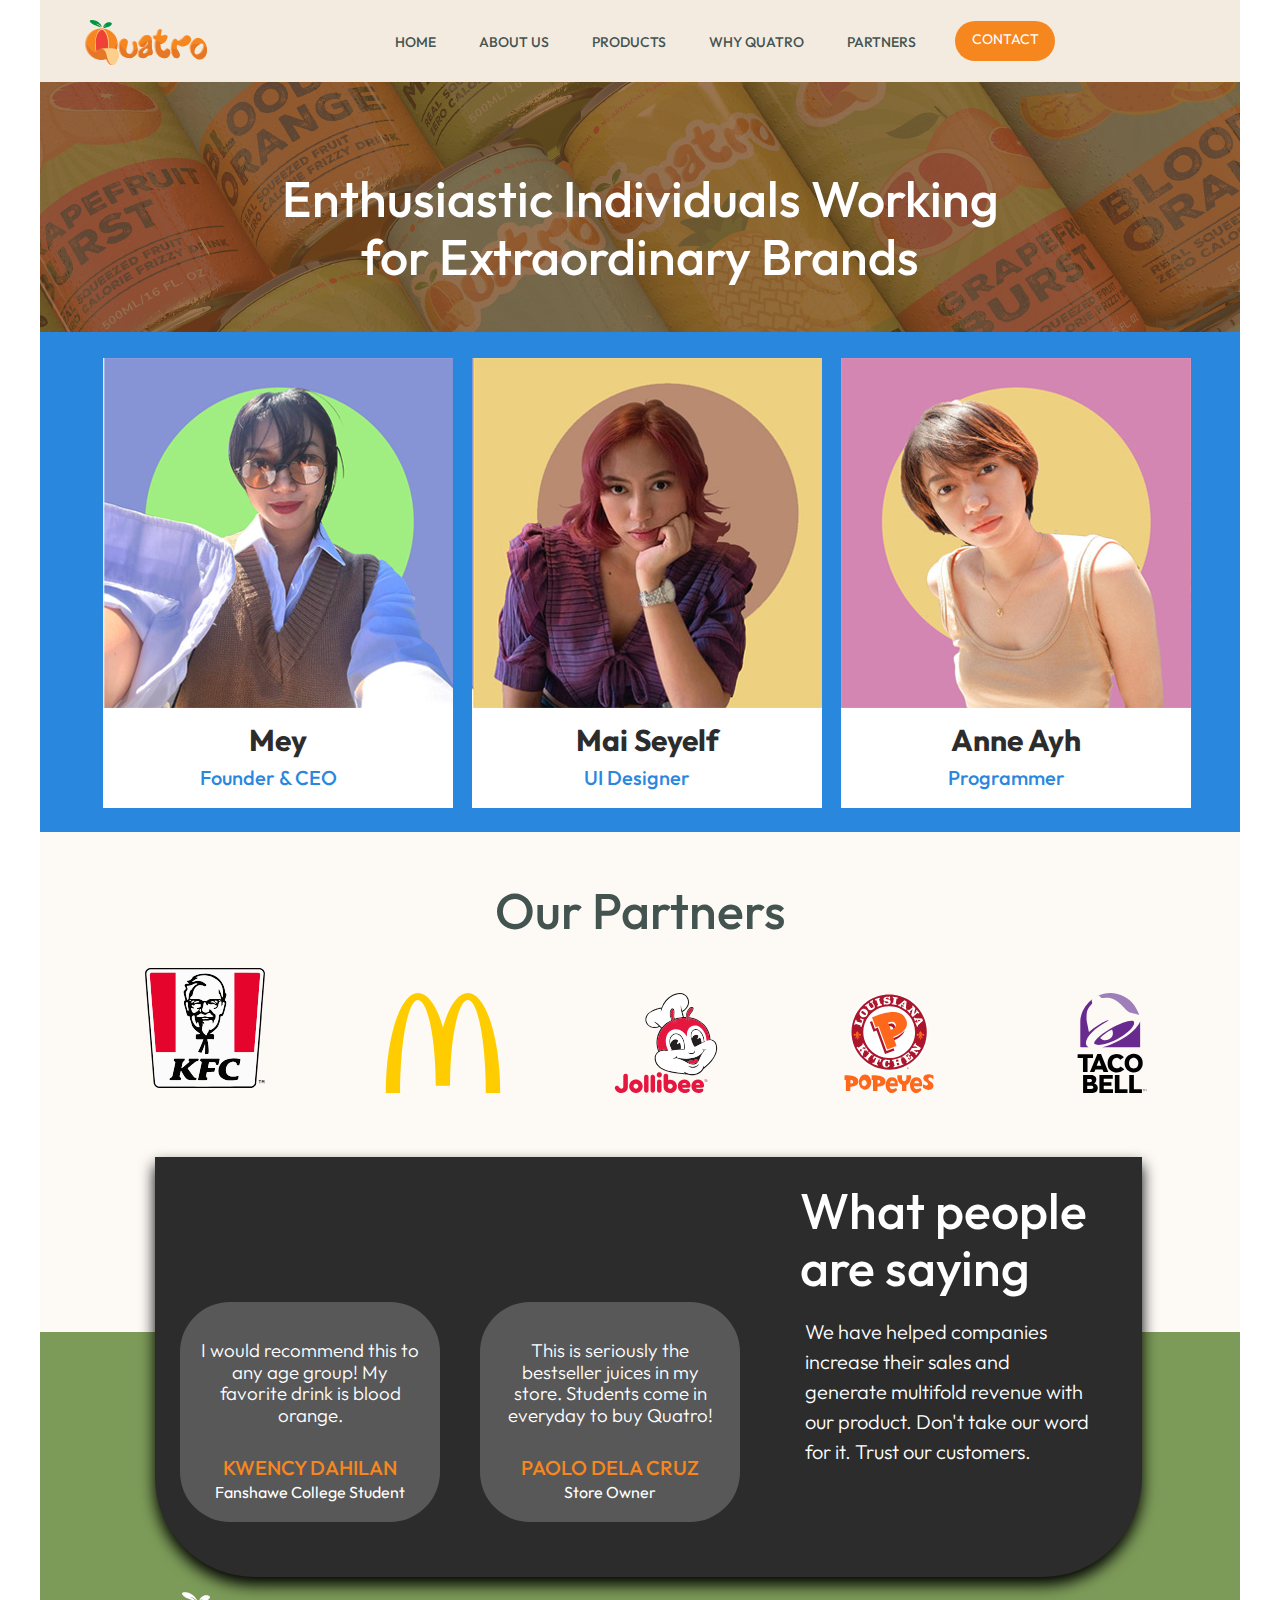
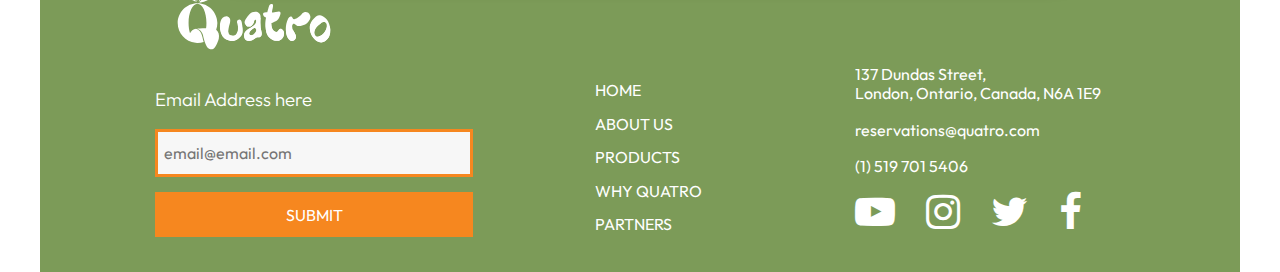
<file: index.html>
<!DOCTYPE html>
<html lang="en">
<head>
<meta charset="UTF-8">
<title>QUATRO</title>
<link rel="preconnect" href="https://fonts.googleapis.com">
<link rel="preconnect" href="https://fonts.gstatic.com" crossorigin>
<link href="https://fonts.googleapis.com/css2?family=Nunito:wght@300;500&display=swap" rel="stylesheet">
<link rel="preconnect" href="https://fonts.googleapis.com">
<link rel="preconnect" href="https://fonts.gstatic.com" crossorigin>
<link href="https://fonts.googleapis.com/css2?family=Outfit:wght@300;500;800&display=swap" rel="stylesheet">
<link rel="stylesheet" href="https://cdnjs.cloudflare.com/ajax/libs/font-awesome/4.7.0/css/font-awesome.min.css">
<link href="css/normalize.css" rel="stylesheet">
<link href="css/main.css" rel="stylesheet">
</head>

<body>
    <h1 class="hidden">Welcome to QUATRO</h1>
	<div id="container">
        <header id="main-header" class="grid-con">
            <a class="hidden" href="#content">Skip to content</a>
            <div id="logo">
                <img src="images/QuatroLogo.svg" alt="Quatro Logo" height="45">
            </div>
    
            <nav id="main-nav">
                <h2 class="hidden">Main Navigation</h2>
                <ul>
                    <li><a href="index.html">HOME</a></li>
                    <li><a href="#">ABOUT US</a></li>
                    <li><a href="#">PRODUCTS</a></li>
                    <li><a href="#">WHY QUATRO</a></li>
                    <li><a href="#">PARTNERS</a></li>
                    
                </ul>
            </nav>
            <a class="contact-now" id="contact-now-top" href="contact.html">CONTACT</a>
        </header>
    <main>
        <section id="hero-contact" class="grid-con">
            <h2>Enthusiastic Individuals Working <br>
                for Extraordinary Brands</h2>
        </section>
        <section id="team-con" class="grid-con">
            <ul class="characters">
                <li>
                    <div class="imageContainer">
                        <a href="#lightbox" data-member="ceo">
                            <div class="sprite" id="ceo"></div>
                            <div class="red_bumper"></div> 
                            <h3>Mey</h3>
                            <h4>Founder & CEO</h4>
                        
                        </a>
                        <div class="socialMedia">
                            <h5 hidden="class">Social Media</h5>
                            <ul>
                                <li><i class="fa fa-linkedin"></i> </li>
                                <li><i class="fa fa-instagram"></i> </li>
                                <li><i class="fa fa-twitter"></i> </li>
                                <li><i class="fa fa-facebook"></i> </li>
                            </ul>  
                        </div> 
                    </div>
                  </li>

                <li>
                    <div class="imageContainer">
                        <a href="#lightbox" data-member="designer">
                            <div class="sprite" id="designer"></div>
                            <div class="red_bumper"></div>
                            <h3>Mai Seyelf</h3>
                            <h4>UI Designer</h4>
                        </a>
                        <div class="socialMedia">
                            <h5 hidden="class">Social Media</h5>
                            <ul>
                                <li><i class="fa fa-linkedin"></i> </li>
                                <li><i class="fa fa-instagram"></i> </li>
                                <li><i class="fa fa-twitter"></i> </li>
                                <li><i class="fa fa-facebook"></i> </li>
                            </ul>  
                        </div> 
                    </div>
               </li>

                <li>
                    <div class="imageContainer">
                        <a href="#lightbox" data-member="programmer">
                            <div class="sprite" id="programmer"></div>
                            <div class="red_bumper"></div>
                            <h3>Anne Ayh</h3>
                            <h4>Programmer</h4>
                        </a>
                        <div class="socialMedia">
                            <h5 hidden="class">Social Media</h5>
                            <ul>
                                <li><i class="fa fa-linkedin"></i> </li>
                                <li><i class="fa fa-instagram"></i> </li>
                                <li><i class="fa fa-twitter"></i> </li>
                                <li><i class="fa fa-facebook"></i> </li>
                            </ul>  
                        </div> 
                    <div>
                </li>
            </ul>
            
        </section>

        <section class="lightbox" id="lightbox">    
    
            <article class="grid-con">
                <h3 class="lb_heading">Hello, I'm Kwency Dahilan</h3>
                <div class="lightbox-right-side">
                <p class="role">
                    The Foundress and CEO of the company.
                </p>
    
                <p class="bio">
                    As the founder and CEO of QUATRO, I recently took on the role of CEO, bringing with me five years of experience in the corporate world. As CEO, my focus is on driving growth and innovation, while maintaining the company's commitment to delivering exceptional service to our clients. I am known for my strategic thinking, my ability to inspire and motivate my team, and my passion for making a positive impact in the world.
                </p>
                    
                <div id="skill"><h4>HOBBIES</h4>  
                    <ul>
                        <li>
                            <p class="skills">
                                #Photography
                            </p>
                        </li>
                        <li>
                            <p class="skills2">
                                #Mentoring
                            </p>
                        </li>
                    </ul>
                </div>
                </div>
            </article>
        </section>

        <section id="ourPartners" class="grid-con">
            <h2>Our Partners</h2>
            <div class="companyLogo">
                <ul>
                    <li>
                        <div>
                            <img src="images/KFC_Logo_2018.svg" alt="KFC Logo" height="120" width="120">
                          </div>
                    </li>

                    <li>
                        <div>
                            <img  src="images/McDonald's-Logo.svg" alt="Mcdo Logo" height="150" width="150" >
                          </div>
                    </li>

                    <li>
                        <div>
                            <img src="images/Jollibee-Logo.svg" alt="Jollibee Logo" height="150" width="150">
                          </div>
                    </li>

                    <li>
                        <div>
                            <img  src="images/Popeyes-Logo.svg" alt="Popeyes Logo" height="150" width="150">
                          </div>
                    </li>

                    <li>
                        <div>
                            <img src="images/Taco_Bell-Logo.wine.svg" alt="Taco Bell Logo" height="150" width="150">
                          </div>
                    </li>
                </ul>
            </div>

            <div id="testimonialsCon">
                <h2 class="hidden">Testimonials</h2>
                
                <div class="content grid-con">

                        <div class="box testimonial1">
                            <h3 class="testimonialSayings">I would recommend this to any age group! My favorite drink is blood orange.</h3>
                            <h4>KWENCY DAHILAN</h4>
                            <p>Fanshawe College Student</p>
                          </div>
                      
                          <div class="box testimonial2">
                            <h3 class="testimonialSayings">This is seriously the bestseller juices in my store. Students come in everyday to buy Quatro!</h3>
                            <h4>PAOLO DELA CRUZ</h4>
                            <p>Store Owner</p>
                          </div>
                          
                          <div class="box testimonialCaption">
                            <h3 id="testimonialH3">What people are saying</h3>
                            <h4 id="testimonialH4">We have helped companies increase their sales and generate multifold revenue with our product. Don't take our word for it. Trust our customers.</h4>
                          </div>
                </div>
                       
            </div>        
        </section>

    </main>
    <footer id="footer-con" class="color-box">
        <!-- 11a. Footer - Social Media Icons -->
        <div class="grid-con" id="footer">
            <h2 class="hidden">Subscription</h2> 
            <div id="footer-logo"> 
                <img src="images/QuatroWhiteFontOnly.svg" alt="Quatro Logo" height="80">
            </div>
            
                <div id="footer-newsletter"> 
                    <h3>Email Address here</h3>
                    <form action="email.php" method="POST" enctype="text/plain">
                    <input name="emailAddress" type="text" required placeholder="email@email.com">
                    <input name="submit" type="submit" value="SUBMIT">
                    </form>
                    
                </div>
                
                <div id="footer-center">
                    
                    <nav id="footer-nav">
                        <h2 class="hidden">Footer Navigation</h2>
                        <ul>
                            <li><a href="index.html">HOME</a></li>
                            <li><a href="menu.html">ABOUT US</a></li>
                            <li><a href="#">PRODUCTS</a></li>
                            <li><a href="#">WHY QUATRO</a></li>
                            <li><a href="#">PARTNERS</a></li>
                            
                        </ul>
                    </nav>
                </div>

                <div id="footer-right">
                    <h2 class="hidden">Company INfo</h2>
                    <p>137 Dundas Street,<br>
                       London, Ontario, Canada, N6A 1E9</p>
                       <br>
                    <p class="emailReservations">reservations@quatro.com</p>
                    <br>
                    <p class="phoneNumber"><span data-descr="&#9743; Call number?">(1) 519 701 5406</span></p>

                    <div id="footer-icons">
                        <ul>
                            <li><i class="fa fa-youtube-play"></i> </li>
                            <li><i class="fa fa-instagram"></i> </li>
                            <li><i class="fa fa-twitter"></i> </li>
                            <li><i class="fa fa-facebook"></i> </li>
                        </ul>  
                    </div>

                </div>
                
        </div>

        
    </footer>
        

    </div> 
    

    <script src="js/team.js"></script>
    <script src="js/main.js"></script>
    
</body>
</html>
</file>
<file: css/main.css>
/*  --- 1. General Styles ---- */

@charset "UTF-8";
/* CSS Document */

a {
    text-decoration: none;
    transition: all .5s ease-in-out;
}

div,p,body,header,footer,article,nav { 
	margin: 0; 
	padding: 0; 
}	

img { 
	border: none; /*Remove border if image is a link*/
	margin: 0; 
	padding: 0; 
}

/*html selectors*/

body {
	font-family: 'Outfit', sans-serif;
	font-size: 16px;
    color: #435350;
}

/* Remove underlines from links */

a {
	text-decoration: none;
}

/*hide elements from browser but show for doc outline*/

.hidden {
	display: none;
}



#container {
	margin: 0 auto;
	width: 1200px;
    background-color: #F3EBE0;
}

/* --- 2. Grid--- */

.grid-con {
	display: grid;
    padding-left: 15px;
    padding-right: 15px;
    grid-template-columns: repeat(12, 70px);
    grid-column-gap: 30px;
    
}

/* ---3. Header--- */

#main-header {
    position: sticky;
    top: 0px;
    height: 82px;
    background-color: #F3EBE0;
	z-index: 999999 !important;
}

#logo {
    margin-top: 20px;
    margin-left: 30px;
    align-items: center;
    grid-column: 1/3;
}

/* ---4. Main Navigation--- */
#main-nav {
    align-self: center;
	grid-column: 4/10;
    /* margin-left: 30px; */
	position: relative;
}

#main-nav ul {
    list-style: none;
    padding: 0;
	
}

#main-nav ul li {
    display: inline;
	padding-left: 40px;
	
}

#main-nav ul li a {
    color: #435350;
	font-size: 14px;
    font-weight: 500;
}

#main-nav ul li a:hover {
    color:  #F6871F;
}

.contact-now {
    padding-top: 10px;
    align-self: center;
    width: 80px;
	height: 20px;
    text-align: center;
    padding: 10px;
    border-radius: 20px;
    background-color: #F6871F;
    color: white;
    font-size: 14px;
    font-weight: 400;   
}

#contact-now-top {
    color: white;
}

#contact-now-top:hover {
    background-color: #F6871F;
    color: #435350;
}

/* ---5. Hero--- */

/* Specific to index page desktop  */
.grid {
	display: grid;    
    grid-template-columns: repeat(12, 70px);
    grid-column-gap: 30px;
}

.hero-image {
    grid-column: 1/-1;
    width: 1200px;
    height: 640px;
    grid-row: 1/4;
}

#tag-line {  
    grid-column: 2/7;
    grid-row: 1/3;
    }

.highlight-orange {
    color: #F6871F;
}

.title-h3 {
    margin-top: 50px;
    margin-bottom: 0;
    font-size: 50px;
    color: #435350;
    font-weight: 500;
}


#tag-line p {
    margin-top: 35px;
    margin-bottom: 0;
    font-size: 16px;
    line-height: 30px;
}

#getStarted {
    width: 200px;
    height: 70px;
    grid-column: 2/4;
    grid-row: 3/3;
    margin-bottom: 120px;
}

#shopOnline { 
    margin-left: 20px;
    width: 200px;
    height: 70px;
    grid-column: 4/7;
    grid-row: 3/3;
    margin-bottom: 120px;
   
}

#getStarted h4 {
    text-align: center;
    font-size: 18px;
    color: white;
}

#shopOnline h4 {
    text-align: center;
    font-size: 18px;
    color: white;
}

.buttonOrange {
    border-radius: 50px;
    background-color: #F6871F;
}

.buttonBrown {
    border-radius: 50px;
    background-color: #B29961;
    border: 2px solid  white;
}

#features-con {
    background-color: #E3F4EE;
    height: 430px;
}

/* Features */

.feature {
    color: #F6871F;
	text-align: center;
    background-color: #E3F4EE;
    border: 3px solid  #F6871F;
    border-radius: 60px;
    width: 260px;
    height: 175px; /* Set the height of the sections */
    grid-column: span 3;
}

#features-con h2 {
    margin-top: 30px;
    grid-column: 1/-1;
    font-size: 50px;
    color: #435350;
    font-weight: 500;
    text-align: center;
    margin-bottom: 0;
}

.feature h3 {
    margin-top: 0;
    margin-bottom: 0;
    font-size: 20px;
    font-weight: 500;
}

.feature p {
    margin-right: 10px;
    margin-left: 10px;
    text-align: center;
    font-size: 15px;
    font-weight: 300;
}

.feature img {
    margin-top: 5px;
    height: 60px;
    width: 60px;
}


#aboutUs {
    background-color: #FBE08D;
    font-size: 16px;
    height: 861px;
}

@media screen and (max-width: 320px) {
    .column {
      width: 100%;
    }
  }

.left {
    margin-top: 30px;
    text-align: center;
    
    grid-column:  1/8;
}

.column p {
    margin-top: 10px;
    margin-left: 50px;
    margin-right: 50px;
    line-height: 30px;
}

.column h3 {
    margin-bottom: 0;
    font-size: 30px;
    font-weight: 500;
}



.about-us-image {
    margin-top: 20px;
    max-width: 80%;
    border-radius: 20px;
}


.right {
    margin-top: 30px;
    text-align: center;
    /* background-color: pink; */
    
    grid-column:  8/-1;
}

/* Why Quatro */

#whyQuatro {

    height: 600px;
    grid-column: 1/-1;
    background-image: url(../images/sliced-fruits.jpg.png);
    grid-row: 1/4;
}

.about-us-image {
    grid-column: 1/-1;
    width: 570px;
    height: 495px;
    grid-row: 1/4;
}

#whyQuatro-con {
    opacity: 95%;
    border-radius: 15px;
    margin-top: 50px;
    background-color: #F3EBE0;
    grid-column: 7/-1;
    grid-row: 1/3;
    height: 500px; 
    box-shadow: 0 8px 15px orange;
}

#whyQuatro-con h3 {
    margin-bottom: 10px;
    margin-left: 30px;
    font-size: 30px;
    font-weight: 500;
}

#whyQuatro-con p, h4 {
    margin-bottom: 0;
    margin-left: 30px;
    margin-right: 50px;
    line-height: 30px;
    font-weight: 500;
}

#learn-more {
    
    border-radius: 50px;
    background-color: #F6871F;
    width: 230px;
    height: 70px;
    grid-column: 7/10;
    grid-row: 3/3;
    margin-top: 30px;
    margin-bottom: 40px;
    margin-left: 30px;
}

#learn-more h4 {
    padding-top: 16px;
    font-size: 18px;
    color: white;
    text-align: center;
}

.progress {
    border-radius: 10px;
    margin-left: 30px;
    width: 500px;
    background-color: #c6c6c6;
    margin-bottom: 20px;
}

.progress-bar {
    
    border-radius: 10px;
    height: 20px;
    background-color: #4CAF50;
    width: 0%;
    text-align: right;
    line-height: 20px;
    color: white;
  }

/* Define the different progress bars based on the percentage value */
.progress-bar-92 {
    width: 92%;
}

.progress-bar-95 {
    width: 95%;
}

.progress-bar-100 {
    width: 100%;
}

/* Partners */

#ourPartners {
    height: 500px;
    background-color: #fdfaf6;
   
}
#ourPartners h2 {
    grid-column: 1/-1;
    grid-row: 1/3;
    padding-top: 50px;
    margin-top: 0;
    text-align: center;
    font-size: 50px;
    font-weight: 500;
}
.companyLogo {
    margin-top: 120px;
    position: absolute;
    z-index: 1;
    list-style-type: none;
   
}

.companyLogo ul {
    width: 100%;
    align-items: center;
    align-self: center;
}

.companyLogo li { 
    margin: 0 auto;
    display: inline-block;
    position: relative;
    width: 150px;
    height: 150px;
    margin: 0 20px 0px 50px;
    overflow: hidden;
}



#testimonialsCon {
    grid-row: 2/3;
    grid-column: 2/11;

}
.content {
    /* display: grid; */
    display: flex;
    flex-direction: row;
    position: absolute;
    width: 957px;
    height: 420px;
    z-index: 3;
    background-color: #2c2c2c;
    /* background-image: url(../images/subsribe-image.png); */
    border-bottom-left-radius: 100px;
    border-bottom-right-radius: 100px;
    box-shadow: 0 8px 15px black;
    grid-row: 1/3;
}

.testimonials {
    border-radius: 50px;
    background-color: #535353;
}

#testimonial1 {
    width: 245px;
    height: 200px;
    grid-column: 1/4;  
    grid-row: 2/3;
    margin-bottom: 120px;
}

#testimonial2 {
    width: 245px;
    height: 200px;
    grid-column: 4/6;
     grid-row: 2/3;
    margin-bottom: 120px;
}

.testimonial1 {
    background-color: rgb(88, 88, 88);
    margin-top: 145px;
    width: 220px;
    height: 180px;
}

.testimonial2 {
    background-color: rgb(88, 88, 88);
    margin-top: 145px;
    width: 220px;
    height: 180px;
}

.testimonialCaption {
    margin-top: 0;
    width: 300px;
    height: 300px;
}

.testimonialSayings {
    font-weight: 300;
}

#testimonialH3 {
    margin-top: 5px;
    margin-bottom: 20px;
    font-size: 50px;
    font-weight: 500;
    text-align: left;
}

#testimonialH4 {
    color: white;
    margin-top: 0;
    
    font-size: 20px;
    font-weight: 300;
    text-align: left;
}

.box {
    
    color: #fff;
    border-radius: 50px;
    padding: 20px;
    text-align: center;
    margin-left: 10px;
    /* flex: 3 0 200px; */
}

.box h4 {
    color: #F6871F;
    font-size: 20px;
    margin-left: 5px;
    margin-right: 5px;
}

#testimonial-controls {
    grid-column: 2/3;
}

.dot {
	background-color: #dddddd;
	height: 20px;
	width: 20px;
	border-radius: 50%;
	
  }

/* Footer */
#footer-con {
    height: 500px;
	background-color: #7C9b58;
	padding-top: 20px;
	padding-bottom: 20px;
	/* position: relative; */
}

#footer {
    margin-top: 230px;
}

#footer-logo {
   
	grid-column: 2/6;
	
}
#footer-newsletter {
    margin-top: 5px;
	grid-column: 2/6;
}

#footer-center {
    
    grid-column: 6/8;
}

#footer-right {
    color: white;
    grid-column: 9/-1;
}

#footer-nav ul li {
    list-style: none;
    margin-bottom: 15px;
   
}

#footer-nav ul li a {
    color: white;
    text-decoration: none;
}

#footer-icons ul
{
    padding-left: 0;
}
#footer-icons ul li {
   
    font-size: 30px;
    list-style: none;
    display: inline;
}

#footer-icons ul li i {
   
   font-size: 40px;
   margin-right: 25px;
}

#footer-newsletter input {
	width: 300px;
	height: 30px;
    padding: 6px;
    border: 3px solid #F6871F;
    /* border-radius:  5px; */
    background-color: #f7f7f7;
    margin-bottom: 15px;
    font: inherit;
}

#footer-newsletter h3 {
    color: white;
	margin-left: 0;
    font-weight: 300;
}
#footer-newsletter textarea {
    height: 300px;
}

#footer-newsletter label {
    color: white;
	font-size: 26px;
}

#footer-newsletter input[type="submit"] {
    width: 318px;
	height: 45px;
    background-color: #F6871F;
    color: #fff;
    border: none;
    transition: all 200ms ease-in;
	font: inherit;
}

#footer-newsletter1 input[type="submit"]:hover {
    background-color: darkred;
    border-radius: 0;
}


/* Contact form */
#hero-contact {
    height: 250px;

    background-image: url(../images/hero-contact-image.png);
}


#company-contact-info p {
    color: white;
    margin-left: 20px;
    margin-top: 20px;
    margin-left: 60px;
    margin-right: 15px;
    font-weight: 300;

}
#hero-contact h2 {
    grid-column: 1/-1;
    text-align: center;
    color: white;
    font-weight: 500;
    font-size: 50px;
    margin-bottom: 0;
    align-self: center;
}

#company-contact-info h2 {
    color: white;
    margin-left: 20px;
    font-weight: 500;
    font-size: 50px;
}

#company-contact-info i {
    font-size: 22px;
}
#hero-contact p {
  
    margin-bottom: 50px;
    grid-column: 1/-1;
    grid-row: 2/3;
    text-align: center;
    color: #2c2c2c;
    font-weight: 300;
    font-size: 16px;
   
}

#company-contact-info {
    display: flex;
    flex-direction: column;
    grid-column: 3/7;
    margin-top: 100px;
    grid-row: 1/3;
    background-color: #fff;
    height: 380px;
    border-radius: 50px;
    background-color: #F6871F;
    /* background-image: url(../images/Contact-form-image.jpg); */
}

#contact-form-fields-right {
    background-color: #aae4e8;
    
}

#team-con {
    background-color: #2a87de;
    height: 500px;
}

#contact-form-fields-right form {
    grid-row: 2/3;
    height: 400px;
    margin-top: 40px;
    margin-bottom: 40px;
    border-radius: 50px;
    background-color: white;
    /* background-image: url(../images/Contact-form-image.jpg); */
    display: flex;
    flex-direction: column;
    grid-column: 4/12;
    padding: 50px 50px 50px 300px;
}

#contact-form-fields-right input, textarea {
    padding: 6px;
    /* border: 5px solid #f1c761; */
    border-radius:  15px;
    background-color: #f7f7f7;
    margin-bottom: 10px;
   
    font-size: 14px;
    border-style: none;
}

#contact-form-fields-right textarea {
    height: 250px;
}

#contact-form-fields-right label {
    color: #2c2c2c;
	font-size: 14px;
}

#contact-form-fields-right input[type="submit"] {
    width: 272px;
    padding: 16px 32px;
    background-color: #f1c761;
    color: #fff;
    border: none;
    transition: all 200ms ease-in;
    font-size: 14px;
}

#contact-form-fields-right input[type="submit"]:hover {
    background-color: darkred;
    
}

.characters { list-style-type: none; 
grid-column: 1/-1;}

.characters li { 
    position: relative;
    display: inline-block;
    height: 450px;
    background-color: white;
    text-align: left;
    cursor: pointer;
    margin: 10px 8px;
}

.characters li h3 {
    text-align: center;
    position: relative;
    color:  #2c2c2c;
    font-size: 30px;
    z-index: 500;
    margin-top: 15px;
    margin-bottom: 0;
}

.characters li h4 {
    text-align: center;
    position: relative;
    color: #2a87de;
    font-size: 20px;
    margin-top: 5px;
    margin-bottom: 0;
    z-index: 500;
}

.characters li a { text-decoration: none; }

article { padding: 20px; }

article p {
    width: 80%;
    font-size: 15px;
    line-height: 1.2;
    margin: 0 auto;
}

.sprite {
    width: 350px;
    height: 350px;
    background-image: url('../images/teamSprites.jpg');
}

#ceo { background-position: -350px 0; }
#designer { background-position: -700px 0; }
#programmer { background-position: -1050px 0; }

.sprite:hover { background-position-y: -350px !important; }

#lightbox {
    display: none;
}

.lb_heading { text-align: left;
font-size: 70px; 
grid-column: 2/6;
padding: 10px;
background-color: #df9a6b;
border-radius: 40% 40% 40% 0;
}

.lightbox-right-side {
    margin-top: 50px;
    text-align: left;
    font-size: 15px; 
    grid-column: 6/12;
}

.bio {
    margin-top: 20px;
}

.role {
    font-size: 25px;
   
}
 
.imageContainer:hover .socialMedia {
	opacity: 1;
}

.socialMedia {
    height: 30px;
    
	transition: .7s ease;
	opacity: 0;
	position: absolute;
	top: 60%;
	left: 50%;
	transform: translate(-50%, -50%);
	text-align: center;
} 


.socialMedia ul
{
    width: 300px;
    padding-left: 0;
}

.socialMedia ul li
{
    padding-top: 10px;
    font-size: 30px;
    color: white;
    background-color: #F6871F;
    height: 45px;
    width: 50px;
    padding-left: 0;
}

.socialMedia ul li
{
   text-align: center;
}

#skill > h4 {
    border-bottom: 5px solid #7C9b58;
    margin-top: 15px;
    margin-bottom: 25px;
}

#skill ul li {
    list-style-type: none;
    display: inline-block;
}

.skills {
    text-align: left;
    width: 100px;
   padding: 10px;
    border: 2px solid #2c2c2c;
    border-radius: 15px;
}

.skills2 {
    margin-left: 20px;
    text-align: left;
    width: 80px;
    padding: 10px;
    border: 2px solid #2c2c2c;
    border-radius: 15px;
}
</file>
